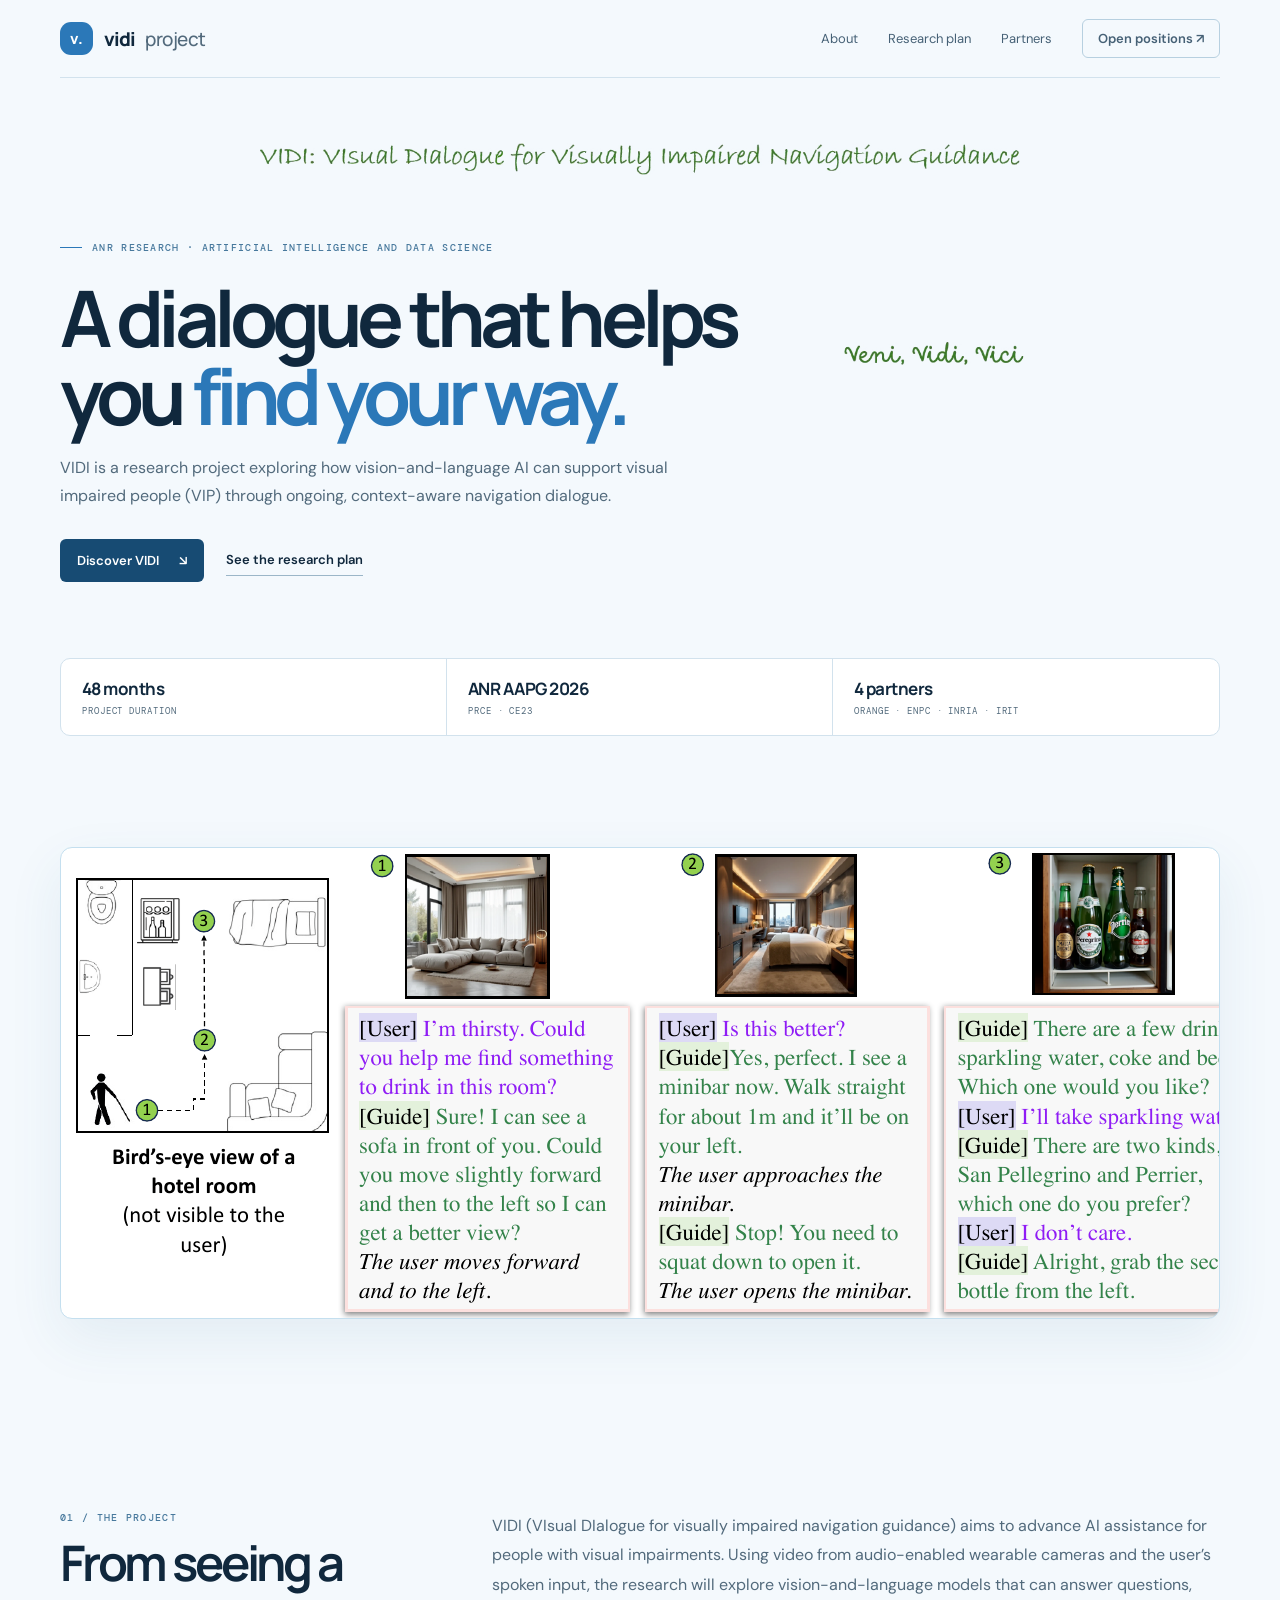
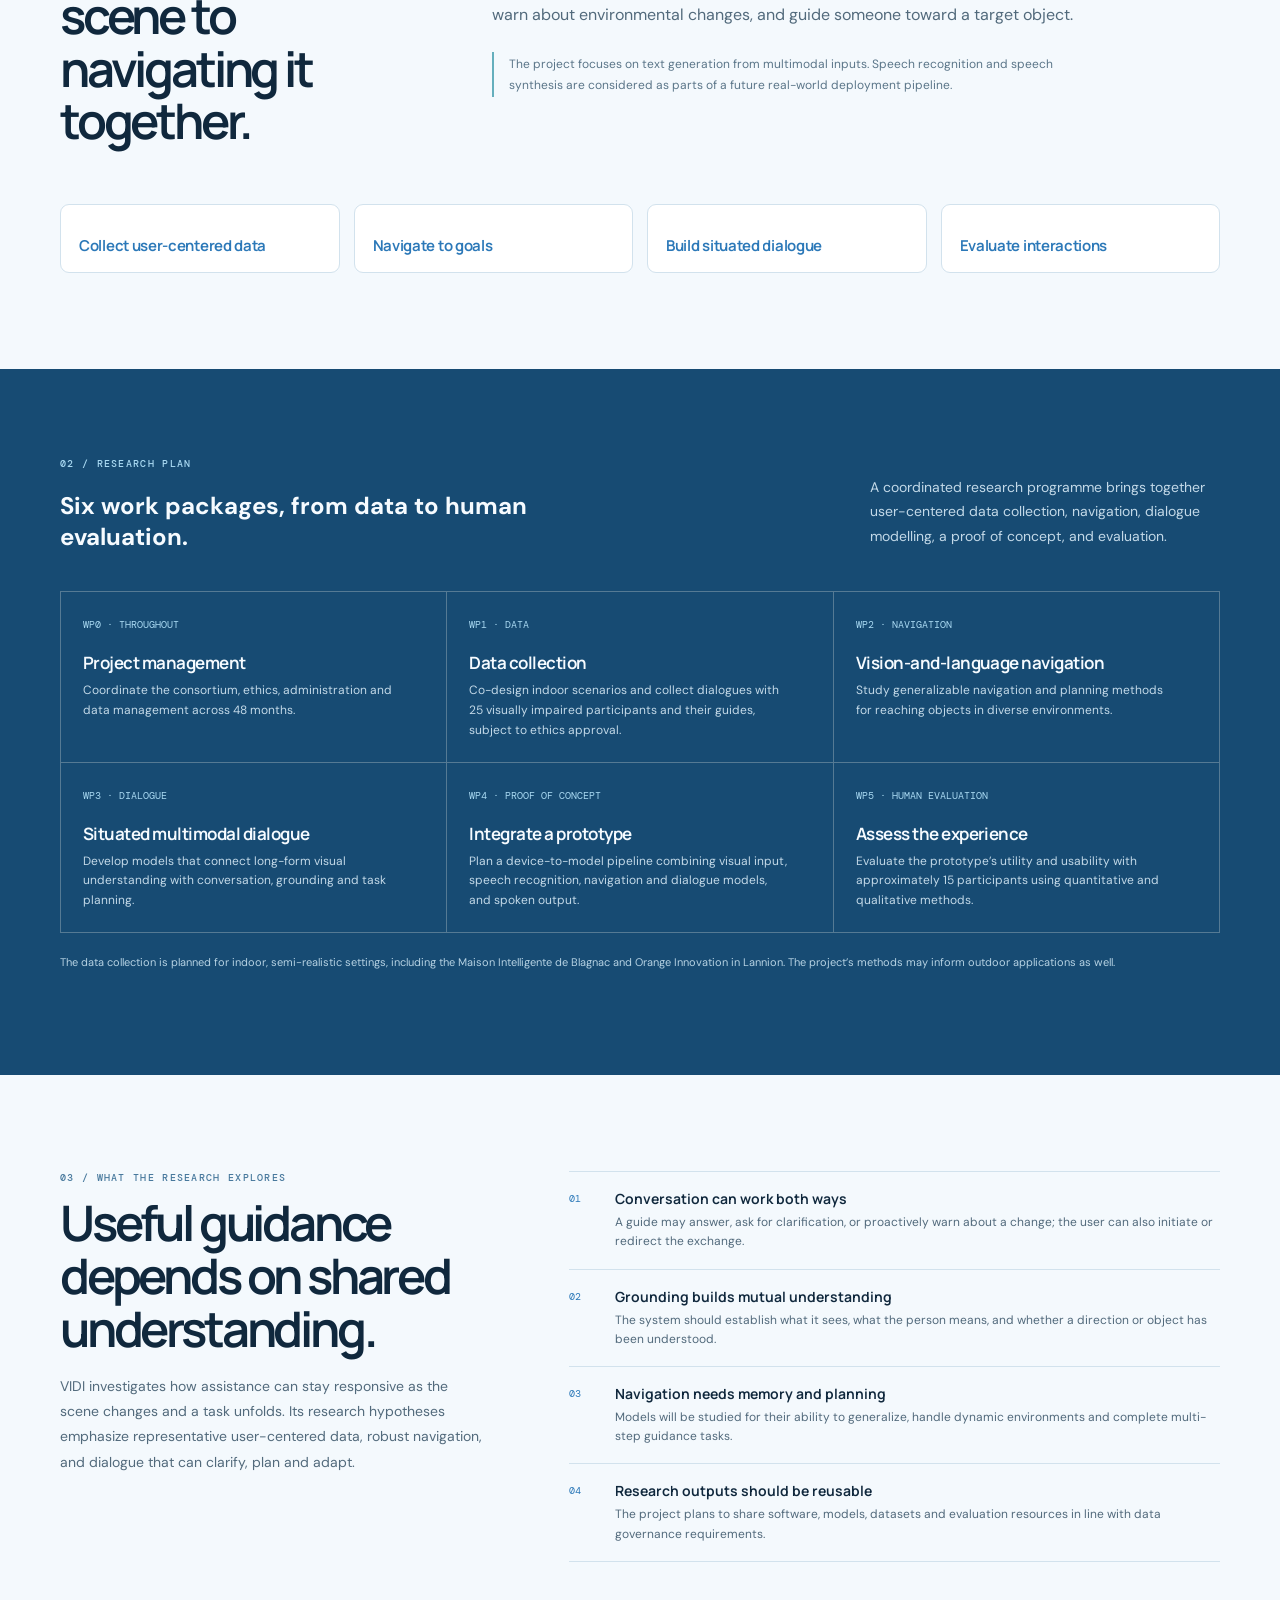
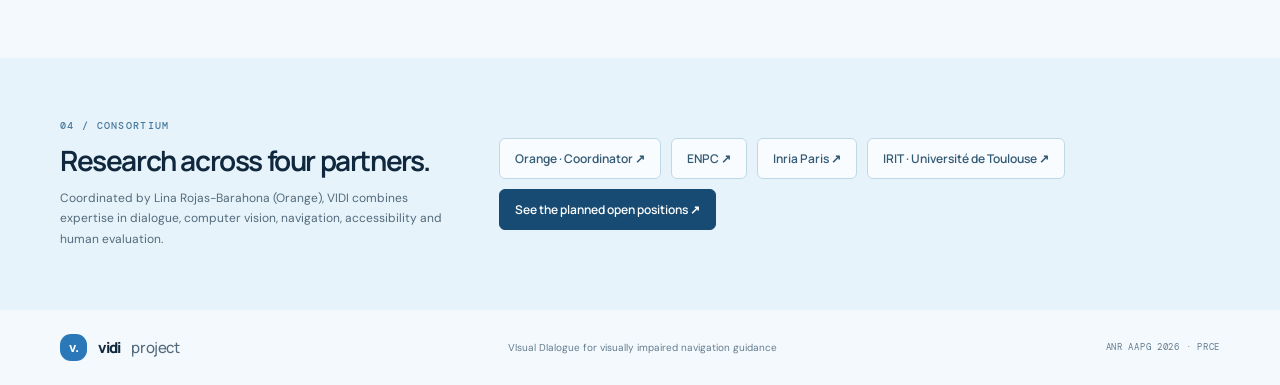
<file: index.html>
<!doctype html>
<html lang="en">
<head>
  <meta charset="utf-8">
  <meta name="viewport" content="width=device-width, initial-scale=1">
  <meta name="theme-color" content="#f4f9fd">
  <meta name="description" content="VIDI is a 48-month research project developing vision-and-language AI for more useful, conversational navigation assistance for people with visual impairments.">
  <title>VIDI — Visual Dialogue for Navigation Guidance</title>
  <style>
    @import url('https://fonts.googleapis.com/css2?family=DM+Mono:wght@400;500&family=DM+Sans:wght@400;500;600;700&family=Manrope:wght@400;500;600;700;800&display=swap');
    :root{--paper:#f4f9fd;--white:#fff;--ink:#10283d;--muted:#526a7c;--blue:#2b78b8;--blue-dark:#174b73;--sky:#d9efff;--pale:#eaf5fc;--line:#d2e2ed;--mint:#b9e6dd}
    *{box-sizing:border-box}html{scroll-behavior:smooth}body{margin:0;background:var(--paper);color:var(--ink);font-family:'DM Sans',sans-serif}a{color:inherit;text-decoration:none}.wrap{width:min(1160px,calc(100% - 48px));margin:auto}
    .nav{height:78px;display:flex;align-items:center;justify-content:space-between;border-bottom:1px solid var(--line)}.brand{display:flex;align-items:center;gap:11px;font:800 19px Manrope,sans-serif;letter-spacing:-.06em}.brandmark{width:33px;height:33px;border-radius:11px;background:var(--blue);display:grid;place-items:center;color:white;font-size:15px;letter-spacing:0}.brand span:last-child{font-weight:500;letter-spacing:-.03em;color:var(--muted)}.navlinks{display:flex;align-items:center;gap:30px;color:#466176;font-size:13px}.navlinks a:hover{color:var(--blue)}.nav-cta{padding:10px 15px;border:1px solid #b7d0e0;border-radius:6px;font-weight:600}
    .hero{display:grid;grid-template-columns:1fr;gap:34px;align-items:start;padding:65px 0 76px}.eyebrow,.label,.meta-label{font:500 10px 'DM Mono',monospace;text-transform:uppercase;letter-spacing:.13em;color:#48799d}.eyebrow{display:flex;align-items:center;gap:10px}.eyebrow:before{content:'';width:22px;height:1px;background:var(--blue)}.hero h1{font:700 clamp(48px,6.1vw,78px)/1 Manrope,sans-serif;letter-spacing:-.075em;margin:24px 0 20px;max-width:760px}.hero h1 em{font-style:normal;color:var(--blue)}.hero-copy{font-size:16px;line-height:1.75;color:var(--muted);max-width:650px;margin:0}.hero-actions{display:flex;align-items:center;gap:22px;margin-top:29px}.button{display:inline-flex;align-items:center;gap:20px;background:var(--blue-dark);color:white;padding:13px 17px;border-radius:6px;font-weight:600;font-size:13px;transition:background .2s}.button:hover{background:var(--blue)}.text-link{font-size:13px;font-weight:600;border-bottom:1px solid #9bb6c8;padding:7px 0}
    .visual{height:390px;background:linear-gradient(145deg,#e4f4ff,#cce9fb);border:1px solid #c4dfef;border-radius:18px;position:relative;overflow:hidden;display:grid;place-items:center}.visual:before,.visual:after{content:'';position:absolute;border:1px solid rgba(54,126,174,.15);border-radius:50%;width:400px;height:400px}.visual:after{width:290px;height:290px}.scene{position:relative;width:72%;height:65%;z-index:1;background:rgba(255,255,255,.72);border:1px solid #a9ccdf;border-radius:12px;box-shadow:0 25px 70px #235f8420;overflow:hidden}.scene:before{content:'';position:absolute;left:49%;top:0;height:100%;border-left:1px solid #c4dbe7}.scene:after{content:'';position:absolute;left:0;top:51%;width:100%;border-top:1px solid #c4dbe7}.room-label{position:absolute;left:15px;top:13px;font:9px 'DM Mono',monospace;text-transform:uppercase;letter-spacing:.12em;color:#66849a}.object{position:absolute;z-index:2;border-radius:9px;background:#b3dceb}.object.seat{left:12%;bottom:16%;width:31%;height:22%;background:#8ebbd0;border-radius:14px 14px 7px 7px}.object.table{right:13%;bottom:20%;width:23%;height:10%;border-radius:50%;background:#b8d8e5}.object.target{top:27%;right:23%;width:38px;height:38px;border-radius:50%;background:var(--mint);border:7px solid white;box-shadow:0 0 0 1px #59a99b}.route{position:absolute;z-index:3;left:37%;top:47%;width:30%;height:26%;border-left:2px dashed #348eae;border-top:2px dashed #348eae;border-radius:50% 0 0 0;transform:rotate(-15deg)}.bubble{position:absolute;z-index:4;background:white;padding:12px 15px;border-radius:8px;box-shadow:0 9px 24px #1b4f6a20;font-size:11px;line-height:1.5;color:#35566d}.bubble strong{display:block;font-size:12px;color:var(--ink);margin-top:3px}.bubble.a{left:4%;top:11%}.bubble.b{right:4%;bottom:10%}.bubble .meta-label{font-size:8px;color:#648ba4}.spark{position:absolute;z-index:4;color:var(--blue);font-size:20px}.spark.one{right:14%;top:13%}.spark.two{left:15%;bottom:16%;font-size:14px}.visual-caption{position:absolute;z-index:4;bottom:15px;left:0;right:0;text-align:center;color:#577991;font:9px 'DM Mono',monospace;letter-spacing:.08em;text-transform:uppercase}
    .facts{display:grid;grid-template-columns:repeat(3,1fr);background:#fff;border:1px solid var(--line);border-radius:10px;overflow:hidden;margin-bottom:15px}.fact{padding:18px 21px;border-right:1px solid var(--line)}.fact:last-child{border:0}.fact strong{display:block;font:700 17px Manrope,sans-serif;letter-spacing:-.03em}.fact span{display:block;color:var(--muted);font:9px 'DM Mono',monospace;text-transform:uppercase;letter-spacing:.1em;margin-top:5px}
    section{scroll-margin-top:30px}.section{padding:96px 0}.intro{display:grid;grid-template-columns:.65fr 1.35fr;gap:82px}.section h2{font:650 clamp(33px,4vw,49px)/1.08 Manrope,sans-serif;letter-spacing:-.065em;margin:13px 0 18px}.intro p{font-size:16px;line-height:1.85;color:var(--muted);margin:0;max-width:760px}.note{border-left:2px solid #65afbd;padding:2px 0 2px 15px;margin-top:23px;font-size:12px;line-height:1.7;color:#5b7689;max-width:600px}.objectives{display:grid;grid-template-columns:repeat(4,1fr);gap:14px;margin-top:38px}.objective{padding:16px 18px;background:#fff;border:1px solid var(--line);border-radius:9px;min-height:0}.objective .num{font:10px 'DM Mono',monospace;color:var(--blue)}.objective h3{font:650 15px Manrope,sans-serif;letter-spacing:-.02em;margin:14px 0 0}
    .plan{background:var(--blue-dark);color:#f6fbff;padding:88px 0 93px}.plan .label{color:#a9d9f2}.section-head{display:flex;justify-content:space-between;align-items:end;gap:35px;margin-bottom:39px}.plan h2{max-width:590px;margin-bottom:0}.plan .lead{max-width:350px;color:#c3d9e8;font-size:14px;line-height:1.75;margin:0 0 4px}.wp-grid{display:grid;grid-template-columns:repeat(3,1fr);border-top:1px solid #557a94;border-left:1px solid #557a94}.wp{padding:20px 22px 21px;border-right:1px solid #557a94;border-bottom:1px solid #557a94;min-height:158px}.wp .num{font:10px 'DM Mono',monospace;color:#a9d9f2}.wp h3{font:650 17px Manrope,sans-serif;letter-spacing:-.03em;margin:18px 0 7px}.wp p{font-size:12px;line-height:1.65;color:#c3d9e8;margin:0;max-width:320px}.project-note{margin-top:20px;color:#b6d2e3;font-size:11px;line-height:1.65}
    .principles{display:grid;grid-template-columns:.8fr 1.2fr;gap:75px}.principles-copy p{color:var(--muted);font-size:14px;line-height:1.8;max-width:430px}.research-list{border-top:1px solid var(--line)}.research-item{padding:17px 0;border-bottom:1px solid var(--line);display:grid;grid-template-columns:34px 1fr;gap:12px}.research-item .num{font:10px 'DM Mono',monospace;color:var(--blue);padding-top:3px}.research-item h3{margin:0 0 5px;font:650 14px Manrope,sans-serif}.research-item p{margin:0;color:var(--muted);font-size:12px;line-height:1.6}.partners{background:#e7f3fa;padding:61px 0}.partners-inner{display:grid;grid-template-columns:.7fr 1.3fr;gap:50px;align-items:center}.partners h2{font:650 28px Manrope,sans-serif;letter-spacing:-.05em;margin:9px 0}.partners p{color:var(--muted);font-size:12px;line-height:1.7;margin:0}.partner-names{display:flex;flex-wrap:wrap;gap:10px}.partner-names span,.partner-names a{padding:11px 15px;border:1px solid #bfd8e6;border-radius:6px;background:#f8fcff;font:600 12px Manrope,sans-serif;color:#345a74}.partner-names a:hover{border-color:#78aac8;color:var(--blue-dark)}.partner-names .partner-jobs{background:#174b73;color:white;border-color:#174b73}.partner-names .partner-jobs:hover{background:#2b78b8;color:white}.footer{padding:24px 0;display:flex;justify-content:space-between;align-items:center;gap:20px;color:#637c8e;font-size:10px}.footer .brand{font-size:15px;color:var(--ink)}.footer .brandmark{width:27px;height:27px;font-size:13px}.footer-note{font:9px 'DM Mono',monospace;letter-spacing:.08em;text-transform:uppercase}
    @media(max-width:850px){.hero{grid-template-columns:1fr;gap:40px;padding-top:54px}.visual{height:min(390px,65vw)}.intro{grid-template-columns:1fr;gap:18px}.objectives{grid-template-columns:repeat(2,1fr)}.section-head{display:block}.plan .lead{margin-top:18px}.wp-grid{grid-template-columns:repeat(2,1fr)}.principles{grid-template-columns:1fr;gap:30px}.partners-inner{grid-template-columns:1fr;gap:25px}.navlinks{gap:17px}.navlinks a:not(.nav-cta){display:none}}
    @media(max-width:560px){.wrap{width:calc(100% - 36px)}.nav{height:68px}.hero{padding:49px 0 55px}.hero h1{font-size:51px}.hero-actions{align-items:flex-start;flex-direction:column;gap:13px}.visual{height:290px}.scene{width:77%;height:61%}.bubble{padding:9px 10px;font-size:9px}.bubble strong{font-size:10px}.facts{grid-template-columns:repeat(2,1fr)}.fact:nth-child(2){border-right:0}.fact:nth-child(-n+2){border-bottom:1px solid var(--line)}.section{padding:70px 0}.objectives{grid-template-columns:1fr}.objective{min-height:0}.objective h3{margin-top:14px}.plan{padding:70px 0}.wp-grid{grid-template-columns:1fr}.wp{min-height:0;padding:18px}.wp h3{margin:13px 0 6px}.footer{align-items:flex-start;flex-direction:column}}
    .visual{height:auto;display:block;margin:0;overflow:hidden;background:#fff;border-radius:12px;box-shadow:0 20px 55px #235f8415}.visual:before,.visual:after{display:none}.figure-scroll{width:100%;overflow-x:auto;overscroll-behavior-x:contain;scrollbar-width:thin;scrollbar-color:#79aac8 #e7f3fa}.figure-scroll::-webkit-scrollbar{height:10px}.figure-scroll::-webkit-scrollbar-track{background:#e7f3fa}.figure-scroll::-webkit-scrollbar-thumb{background:#79aac8;border:2px solid #e7f3fa;border-radius:8px}.figure-scroll a{display:block;width:max-content}.pdf-figure{display:block;width:1228px;max-width:none;height:auto;mix-blend-mode:multiply}.hero-image-region{width:min(100%,760px);margin:0 auto 32px;overflow:hidden; mix-blend-mode:multiply}.hero-image-region img{display:block;width:100%;height:auto}
    .hero-title-row{display:flex;align-items:center;gap:24px}.hero-title-row h1{flex:1}.hero-title-image{width:180px;height:auto;max-height:180px;object-fit:contain;border-radius:12px;mix-blend-mode:multiply}
    @media(max-width:560px){.hero-title-row{align-items:flex-start;gap:12px}.hero-title-image{width:92px;height:92px}.hero-title-row h1{font-size:clamp(34px,10vw,51px)}}
    @media(prefers-reduced-motion:reduce){html{scroll-behavior:auto}*,*:before,*:after{transition:none!important}}
  </style>
</head>
<body>
  <header class="wrap nav">
    <a class="brand" href="#top" aria-label="VIDI home"><span class="brandmark">v.</span> vidi <span>project</span></a>
    <nav class="navlinks" aria-label="Main navigation"><a href="#project">About</a><a href="#research">Research plan</a><a href="#team">Partners</a><a href="open-positions.html" class="nav-cta">Open positions ↗</a></nav>
  </header>
  <main id="top">

    <section class="wrap hero" aria-labelledby="hero-title">
      <figure class="hero-image-region">
        <img src="assets/vidi.jpg" alt="VIDI project overview">
      </figure>
      <div>
        <div class="eyebrow">ANR research · Artificial intelligence and data science</div>
        <div class="hero-title-row">
          <h1 id="hero-title">A dialogue that helps you <em>find your way.</em></h1>
          <img class="hero-title-image" src="assets/venividivici.jpg" alt="Veni, vidi, vici">
        </div>
        <p class="hero-copy">VIDI is a research project exploring how vision-and-language AI can support visual impaired people (VIP) through ongoing, context-aware navigation dialogue.</p>
        
        <div class="hero-actions"><a class="button" href="#project">Discover VIDI <span>↘</span></a><a class="text-link" href="#research">See the research plan</a></div>
        

       
      </div>
    

      
    </section>

    <div class="wrap facts" aria-label="Project facts">
      <div class="fact"><strong>48 months</strong><span>Project duration</span></div>
      <div class="fact"><strong>ANR AAPG 2026</strong><span>PRCE · CE23</span></div>
      <div class="fact"><strong>4 partners</strong><span>Orange · ENPC · Inria · IRIT</span></div>
    </div>
    <section class="wrap section" id="scenario">
      <figure class="visual">
        <div class="figure-scroll" tabindex="0" role="region" aria-label="Scrollable project figure; use the horizontal scrollbar to view the full image">
          <a href="assets/vidi-scenario.png" target="_blank" rel="noopener" aria-label="Open the first project figure at full size">
            <img class="pdf-figure" src="assets/vidi-scenario.png" alt="The project proposal’s first figure: a hotel-room floor plan and three stages of dialogue as a visually impaired user asks for help finding a drink. The guide helps them locate and approach a minibar, then choose a drink.">
          </a>
        </div>
        
      </figure>
    </section>
    <section class="wrap section" id="project">
      <div class="intro">
        <div><div class="label">01 / The project</div><h2>From seeing a scene to navigating it together.</h2></div>
        <div><p>VIDI (VIsual DIalogue for visually impaired navigation guidance) aims to advance AI assistance for people with visual impairments. Using video from audio-enabled wearable cameras and the user’s spoken input, the research will explore vision-and-language models that can answer questions, warn about environmental changes, and guide someone toward a target object.</p><div class="note">The project focuses on text generation from multimodal inputs. Speech recognition and speech synthesis are considered as parts of a future real-world deployment pipeline.</div></div>
      </div>
      <div class="objectives" aria-label="Project objectives">
        <article class="objective"><span class="num"><h3>Collect user-centered data</h3></article>
        <article class="objective"><span class="num"><h3>Navigate to goals</h3></article>
        <article class="objective"><span class="num"><h3>Build situated dialogue</h3></article>
        <article class="objective"><span class="num"><h3>Evaluate interactions</h3></article>
      </div>
    </section>
    <section class="plan" id="research">
      <div class="wrap">
        <div class="section-head"><div><div class="label">02 / Research plan</div><h2>Six work packages, from data to human evaluation.</h2></div><p class="lead">A coordinated research programme brings together user-centered data collection, navigation, dialogue modelling, a proof of concept, and evaluation.</p></div>
        <div class="wp-grid">
          <article class="wp"><span class="num">WP0 · THROUGHOUT</span><h3>Project management</h3><p>Coordinate the consortium, ethics, administration and data management across 48 months.</p></article>
          <article class="wp"><span class="num">WP1 · DATA</span><h3>Data collection</h3><p>Co-design indoor scenarios and collect dialogues with 25 visually impaired participants and their guides, subject to ethics approval.</p></article>
          <article class="wp"><span class="num">WP2 · NAVIGATION</span><h3>Vision-and-language navigation</h3><p>Study generalizable navigation and planning methods for reaching objects in diverse environments.</p></article>
          <article class="wp"><span class="num">WP3 · DIALOGUE</span><h3>Situated multimodal dialogue</h3><p>Develop models that connect long-form visual understanding with conversation, grounding and task planning.</p></article>
          <article class="wp"><span class="num">WP4 · PROOF OF CONCEPT</span><h3>Integrate a prototype</h3><p>Plan a device-to-model pipeline combining visual input, speech recognition, navigation and dialogue models, and spoken output.</p></article>
          <article class="wp"><span class="num">WP5 · HUMAN EVALUATION</span><h3>Assess the experience</h3><p>Evaluate the prototype’s utility and usability with approximately 15 participants using quantitative and qualitative methods.</p></article>
        </div>
        <p class="project-note">The data collection is planned for indoor, semi-realistic settings, including the Maison Intelligente de Blagnac and Orange Innovation in Lannion. The project’s methods may inform outdoor applications as well.</p>
      </div>
    </section>
    <section class="wrap section" id="principles">
      <div class="principles">
        <div class="principles-copy"><div class="label">03 / What the research explores</div><h2>Useful guidance depends on shared understanding.</h2><p>VIDI investigates how assistance can stay responsive as the scene changes and a task unfolds. Its research hypotheses emphasize representative user-centered data, robust navigation, and dialogue that can clarify, plan and adapt.</p></div>
        <div class="research-list">
          <article class="research-item"><span class="num">01</span><div><h3>Conversation can work both ways</h3><p>A guide may answer, ask for clarification, or proactively warn about a change; the user can also initiate or redirect the exchange.</p></div></article>
          <article class="research-item"><span class="num">02</span><div><h3>Grounding builds mutual understanding</h3><p>The system should establish what it sees, what the person means, and whether a direction or object has been understood.</p></div></article>
          <article class="research-item"><span class="num">03</span><div><h3>Navigation needs memory and planning</h3><p>Models will be studied for their ability to generalize, handle dynamic environments and complete multi-step guidance tasks.</p></div></article>
          <article class="research-item"><span class="num">04</span><div><h3>Research outputs should be reusable</h3><p>The project plans to share software, models, datasets and evaluation resources in line with data governance requirements.</p></div></article>
        </div>
      </div>
    </section>
    <section class="partners" id="team">
      <div class="wrap partners-inner">
        <div><div class="label">04 / Consortium</div><h2>Research across four partners.</h2><p>Coordinated by Lina Rojas-Barahona (Orange), VIDI combines expertise in dialogue, computer vision, navigation, accessibility and human evaluation.</p></div>
        <div class="partner-names" aria-label="Project partners"><a href="orange.html">Orange · Coordinator ↗</a><a href="enpc.html">ENPC ↗</a><a href="inria.html">Inria Paris ↗</a><a href="irit.html">IRIT · Université de Toulouse ↗</a><a href="open-positions.html" class="partner-jobs">See the planned open positions ↗</a></div>
      </div>
    </section>
  </main>
  <footer class="wrap footer"><a class="brand" href="#top"><span class="brandmark">v.</span> vidi <span>project</span></a><span>VIsual DIalogue for visually impaired navigation guidance</span><span class="footer-note">ANR AAPG 2026 · PRCE</span></footer>
</body>
</html>
</file>
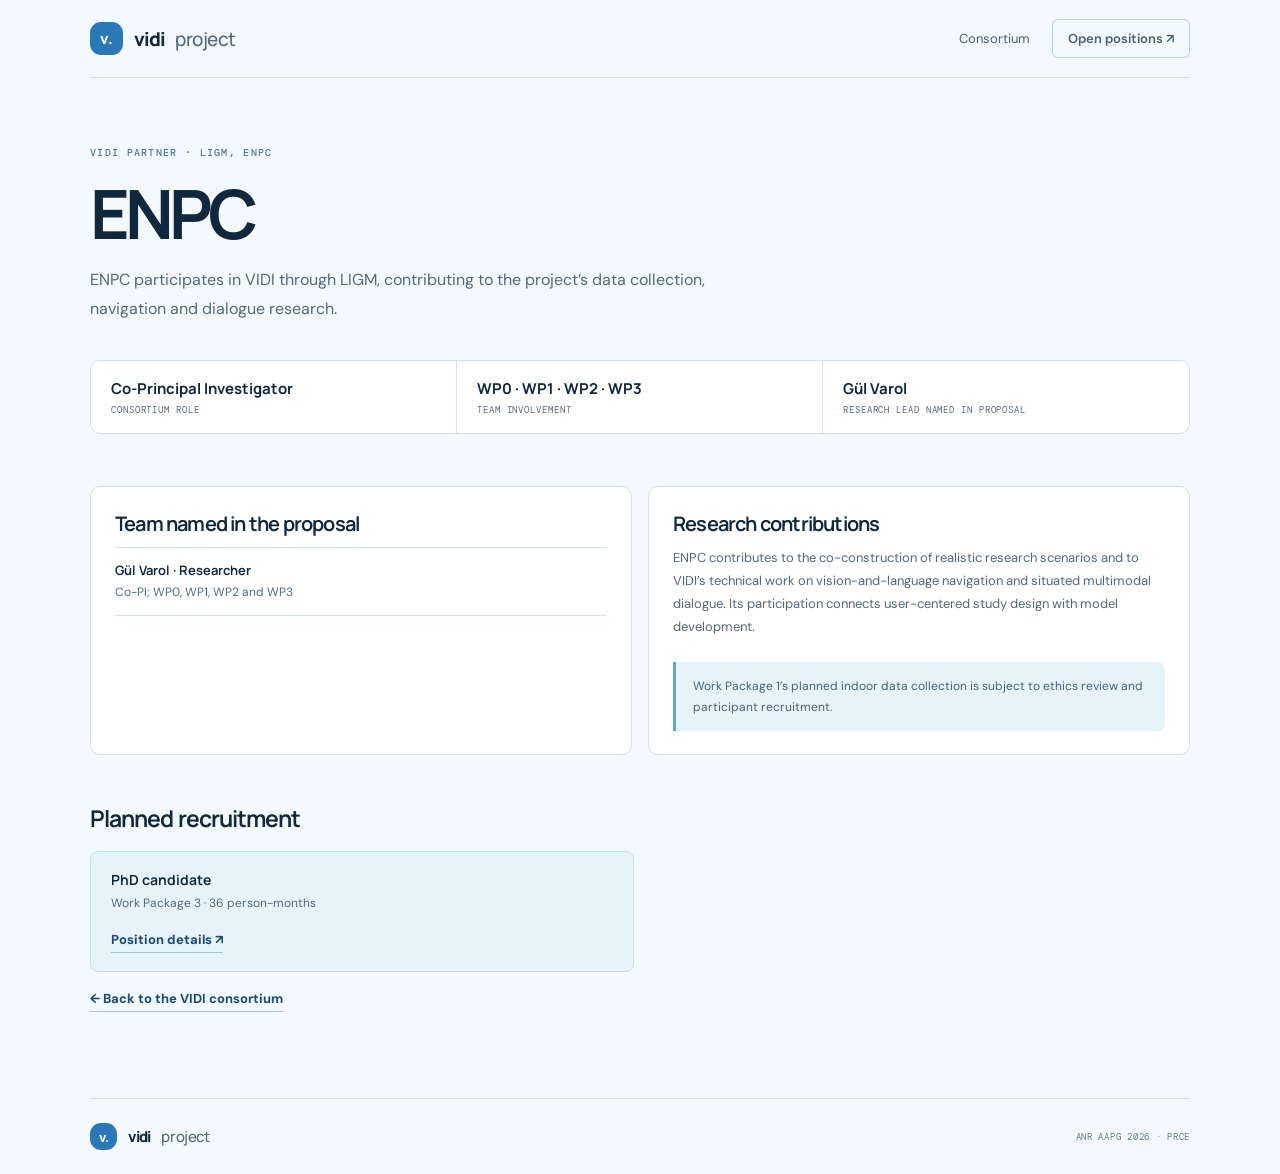
<file: enpc.html>
<!doctype html>
<html lang="en"><head><meta charset="utf-8"><meta name="viewport" content="width=device-width, initial-scale=1"><meta name="theme-color" content="#f4f9fd"><meta name="description" content="ENPC contributes computer vision and vision-and-language research to the VIDI project."><title>ENPC — VIDI Project</title><link rel="stylesheet" href="partner-pages.css"></head>
<body><header class="wrap nav"><a class="brand" href="index.html"><span class="brandmark">v.</span> vidi <span>project</span></a><nav class="navlinks" aria-label="Main navigation"><a href="index.html#team">Consortium</a><a class="nav-cta" href="open-positions.html">Open positions ↗</a></nav></header>
<main class="wrap main"><div class="hero"><div class="eyebrow">VIDI partner · LIGM, ENPC</div><h1>ENPC</h1><p>ENPC participates in VIDI through LIGM, contributing to the project’s data collection, navigation and dialogue research.</p></div>
<div class="facts"><div class="fact"><strong>Co-Principal Investigator</strong><span>Consortium role</span></div><div class="fact"><strong>WP0 · WP1 · WP2 · WP3</strong><span>Team involvement</span></div><div class="fact"><strong>Gül Varol</strong><span>Research lead named in proposal</span></div></div>
<div class="content-grid"><section class="card"><h2>Team named in the proposal</h2><ul class="list"><li><strong>Gül Varol · Researcher</strong><span>Co-PI; WP0, WP1, WP2 and WP3</span></li></ul></section><section class="card"><h2>Research contributions</h2><p>ENPC contributes to the co-construction of realistic research scenarios and to VIDI’s technical work on vision-and-language navigation and situated multimodal dialogue. Its participation connects user-centered study design with model development.</p><div class="notice">Work Package 1’s planned indoor data collection is subject to ethics review and participant recruitment.</div></section></div>
<h2 class="section-title">Planned recruitment</h2><div class="roles"><article class="role"><strong>PhD candidate</strong><span>Work Package 3 · 36 person-months</span><a class="inline-link" href="open-positions.html#enpc-phd">Position details ↗</a></article></div>
<a class="inline-link" href="index.html#team">← Back to the VIDI consortium</a></main><footer class="wrap footer"><a class="brand" href="index.html"><span class="brandmark">v.</span> vidi <span>project</span></a><span class="footer-note">ANR AAPG 2026 · PRCE</span></footer></body></html>
</file>
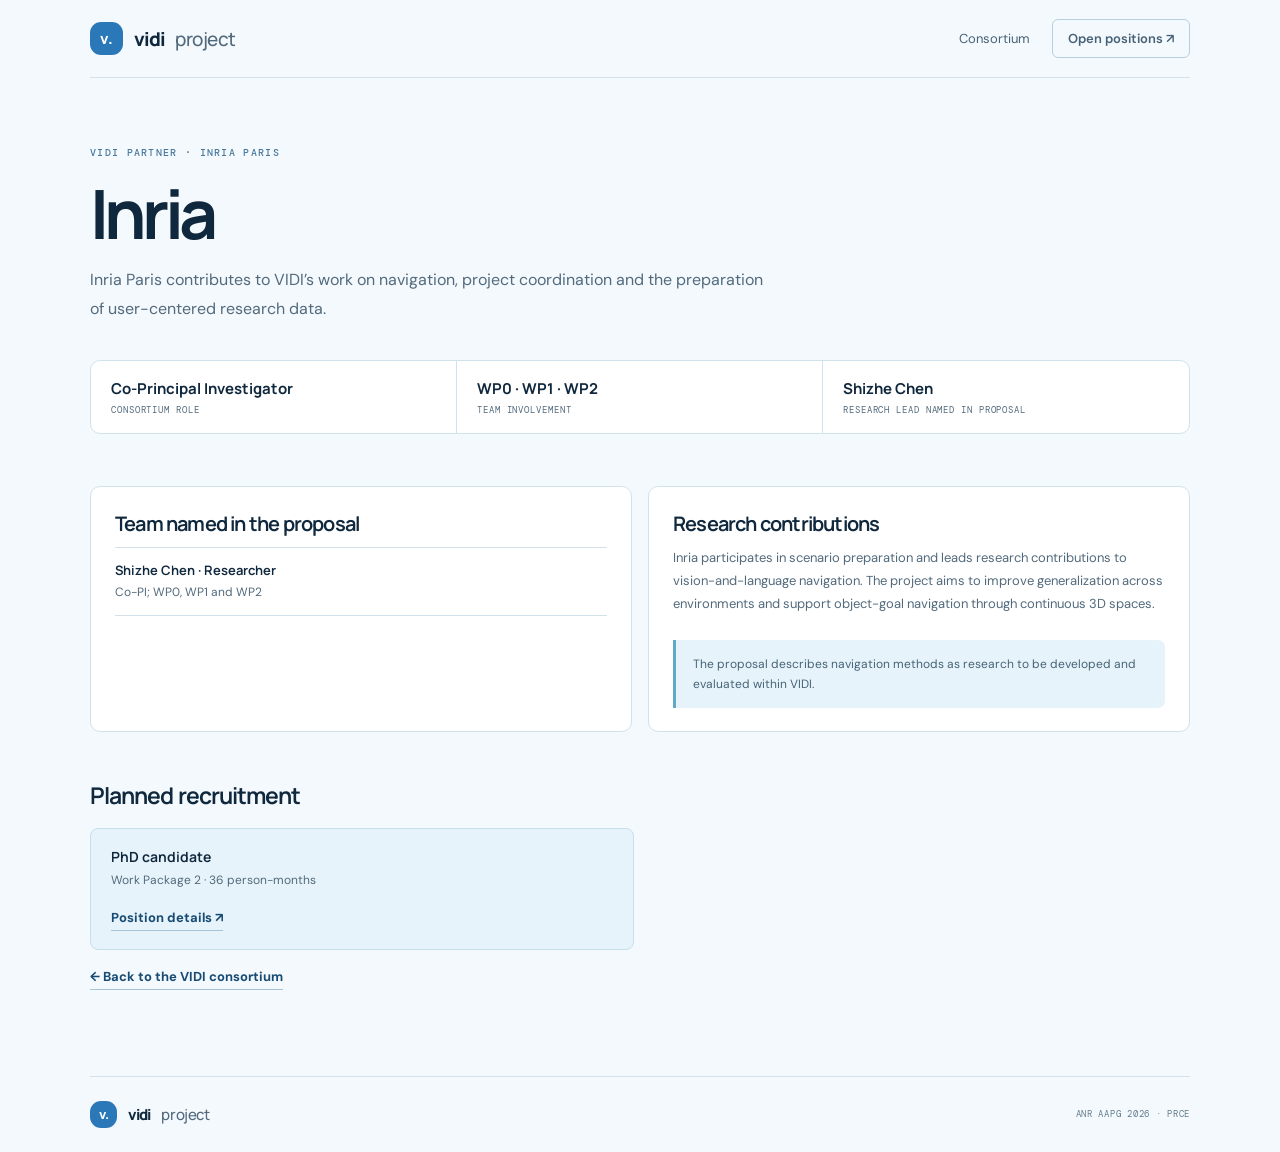
<file: inria.html>
<!doctype html>
<html lang="en"><head><meta charset="utf-8"><meta name="viewport" content="width=device-width, initial-scale=1"><meta name="theme-color" content="#f4f9fd"><meta name="description" content="Inria Paris contributes vision-and-language navigation research to the VIDI project."><title>Inria Paris — VIDI Project</title><link rel="stylesheet" href="partner-pages.css"></head>
<body><header class="wrap nav"><a class="brand" href="index.html"><span class="brandmark">v.</span> vidi <span>project</span></a><nav class="navlinks" aria-label="Main navigation"><a href="index.html#team">Consortium</a><a class="nav-cta" href="open-positions.html">Open positions ↗</a></nav></header>
<main class="wrap main"><div class="hero"><div class="eyebrow">VIDI partner · Inria Paris</div><h1>Inria</h1><p>Inria Paris contributes to VIDI’s work on navigation, project coordination and the preparation of user-centered research data.</p></div>
<div class="facts"><div class="fact"><strong>Co-Principal Investigator</strong><span>Consortium role</span></div><div class="fact"><strong>WP0 · WP1 · WP2</strong><span>Team involvement</span></div><div class="fact"><strong>Shizhe Chen</strong><span>Research lead named in proposal</span></div></div>
<div class="content-grid"><section class="card"><h2>Team named in the proposal</h2><ul class="list"><li><strong>Shizhe Chen · Researcher</strong><span>Co-PI; WP0, WP1 and WP2</span></li></ul></section><section class="card"><h2>Research contributions</h2><p>Inria participates in scenario preparation and leads research contributions to vision-and-language navigation. The project aims to improve generalization across environments and support object-goal navigation through continuous 3D spaces.</p><div class="notice">The proposal describes navigation methods as research to be developed and evaluated within VIDI.</div></section></div>
<h2 class="section-title">Planned recruitment</h2><div class="roles"><article class="role"><strong>PhD candidate</strong><span>Work Package 2 · 36 person-months</span><a class="inline-link" href="open-positions.html#inria-phd">Position details ↗</a></article></div>
<a class="inline-link" href="index.html#team">← Back to the VIDI consortium</a></main><footer class="wrap footer"><a class="brand" href="index.html"><span class="brandmark">v.</span> vidi <span>project</span></a><span class="footer-note">ANR AAPG 2026 · PRCE</span></footer></body></html>
</file>
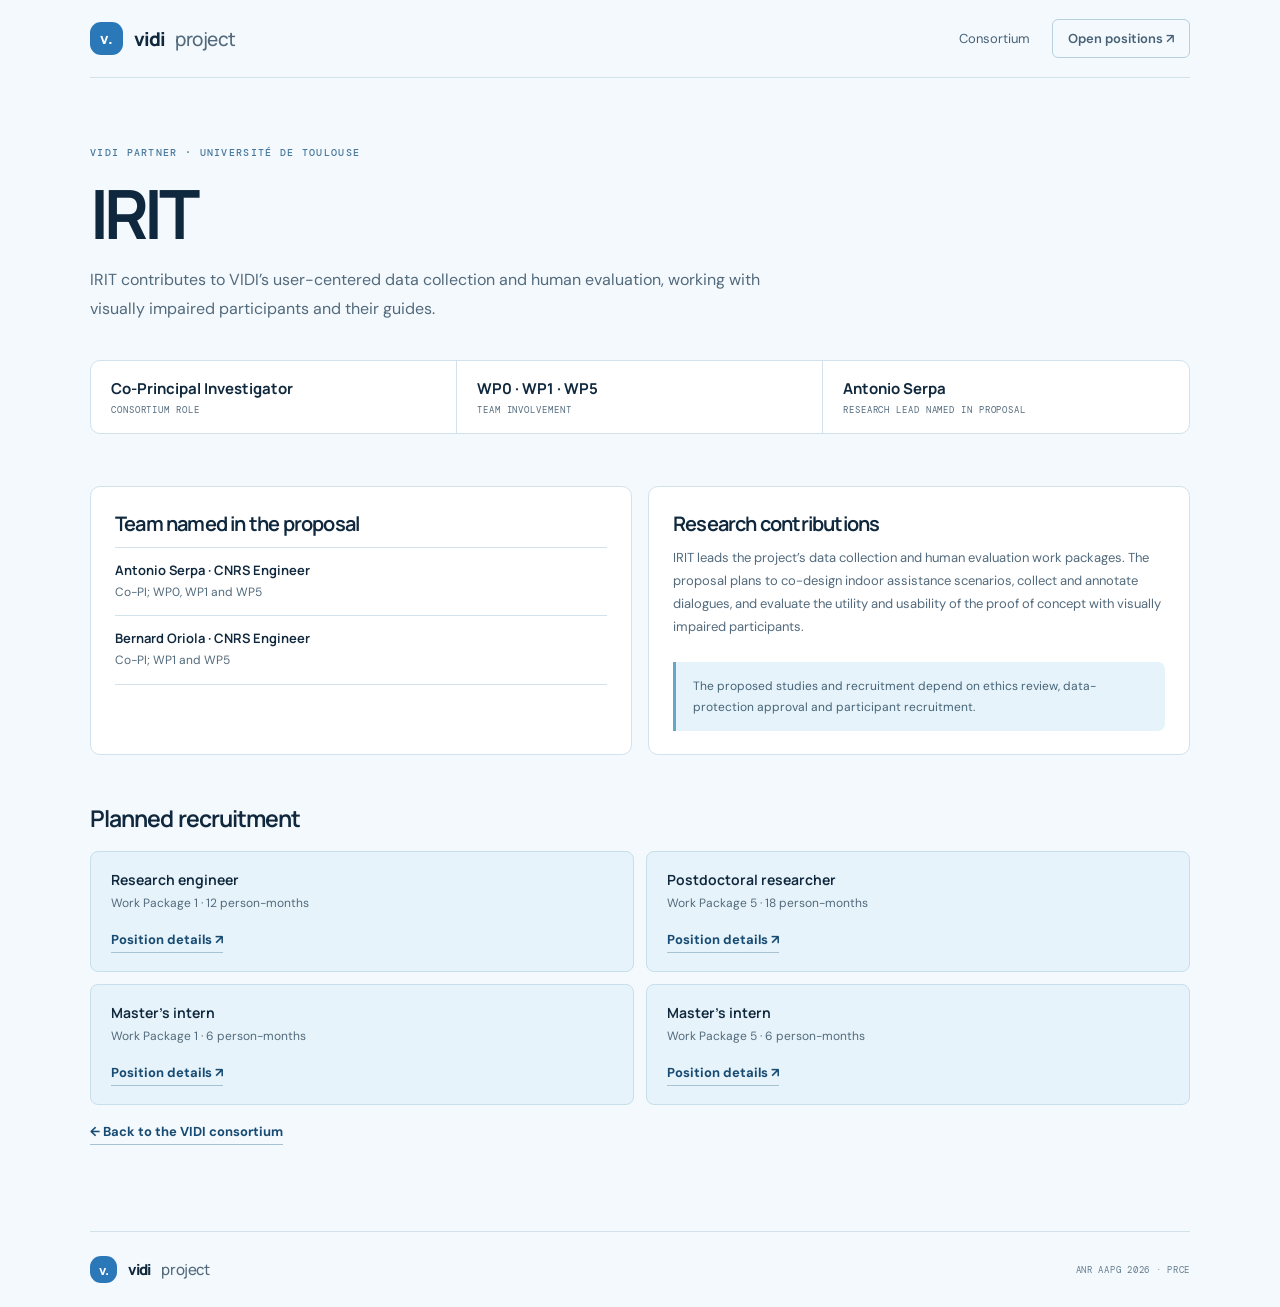
<file: irit.html>
<!doctype html>
<html lang="en"><head><meta charset="utf-8"><meta name="viewport" content="width=device-width, initial-scale=1"><meta name="theme-color" content="#f4f9fd"><meta name="description" content="IRIT contributes data collection and human evaluation to the VIDI research project."><title>IRIT — VIDI Project</title><link rel="stylesheet" href="partner-pages.css"></head>
<body><header class="wrap nav"><a class="brand" href="index.html"><span class="brandmark">v.</span> vidi <span>project</span></a><nav class="navlinks" aria-label="Main navigation"><a href="index.html#team">Consortium</a><a class="nav-cta" href="open-positions.html">Open positions ↗</a></nav></header>
<main class="wrap main"><div class="hero"><div class="eyebrow">VIDI partner · Université de Toulouse</div><h1>IRIT</h1><p>IRIT contributes to VIDI’s user-centered data collection and human evaluation, working with visually impaired participants and their guides.</p></div>
<div class="facts"><div class="fact"><strong>Co-Principal Investigator</strong><span>Consortium role</span></div><div class="fact"><strong>WP0 · WP1 · WP5</strong><span>Team involvement</span></div><div class="fact"><strong>Antonio Serpa</strong><span>Research lead named in proposal</span></div></div>
<div class="content-grid"><section class="card"><h2>Team named in the proposal</h2><ul class="list"><li><strong>Antonio Serpa · CNRS Engineer</strong><span>Co-PI; WP0, WP1 and WP5</span></li><li><strong>Bernard Oriola · CNRS Engineer</strong><span>Co-PI; WP1 and WP5</span></li></ul></section><section class="card"><h2>Research contributions</h2><p>IRIT leads the project’s data collection and human evaluation work packages. The proposal plans to co-design indoor assistance scenarios, collect and annotate dialogues, and evaluate the utility and usability of the proof of concept with visually impaired participants.</p><div class="notice">The proposed studies and recruitment depend on ethics review, data-protection approval and participant recruitment.</div></section></div>
<h2 class="section-title">Planned recruitment</h2><div class="roles"><article class="role"><strong>Research engineer</strong><span>Work Package 1 · 12 person-months</span><a class="inline-link" href="open-positions.html#irit-engineer">Position details ↗</a></article><article class="role"><strong>Postdoctoral researcher</strong><span>Work Package 5 · 18 person-months</span><a class="inline-link" href="open-positions.html#irit-postdoc">Position details ↗</a></article><article class="role"><strong>Master’s intern</strong><span>Work Package 1 · 6 person-months</span><a class="inline-link" href="open-positions.html#irit-intern-wp1">Position details ↗</a></article><article class="role"><strong>Master’s intern</strong><span>Work Package 5 · 6 person-months</span><a class="inline-link" href="open-positions.html#irit-intern-wp5">Position details ↗</a></article></div>
<a class="inline-link" href="index.html#team">← Back to the VIDI consortium</a></main><footer class="wrap footer"><a class="brand" href="index.html"><span class="brandmark">v.</span> vidi <span>project</span></a><span class="footer-note">ANR AAPG 2026 · PRCE</span></footer></body></html>
</file>
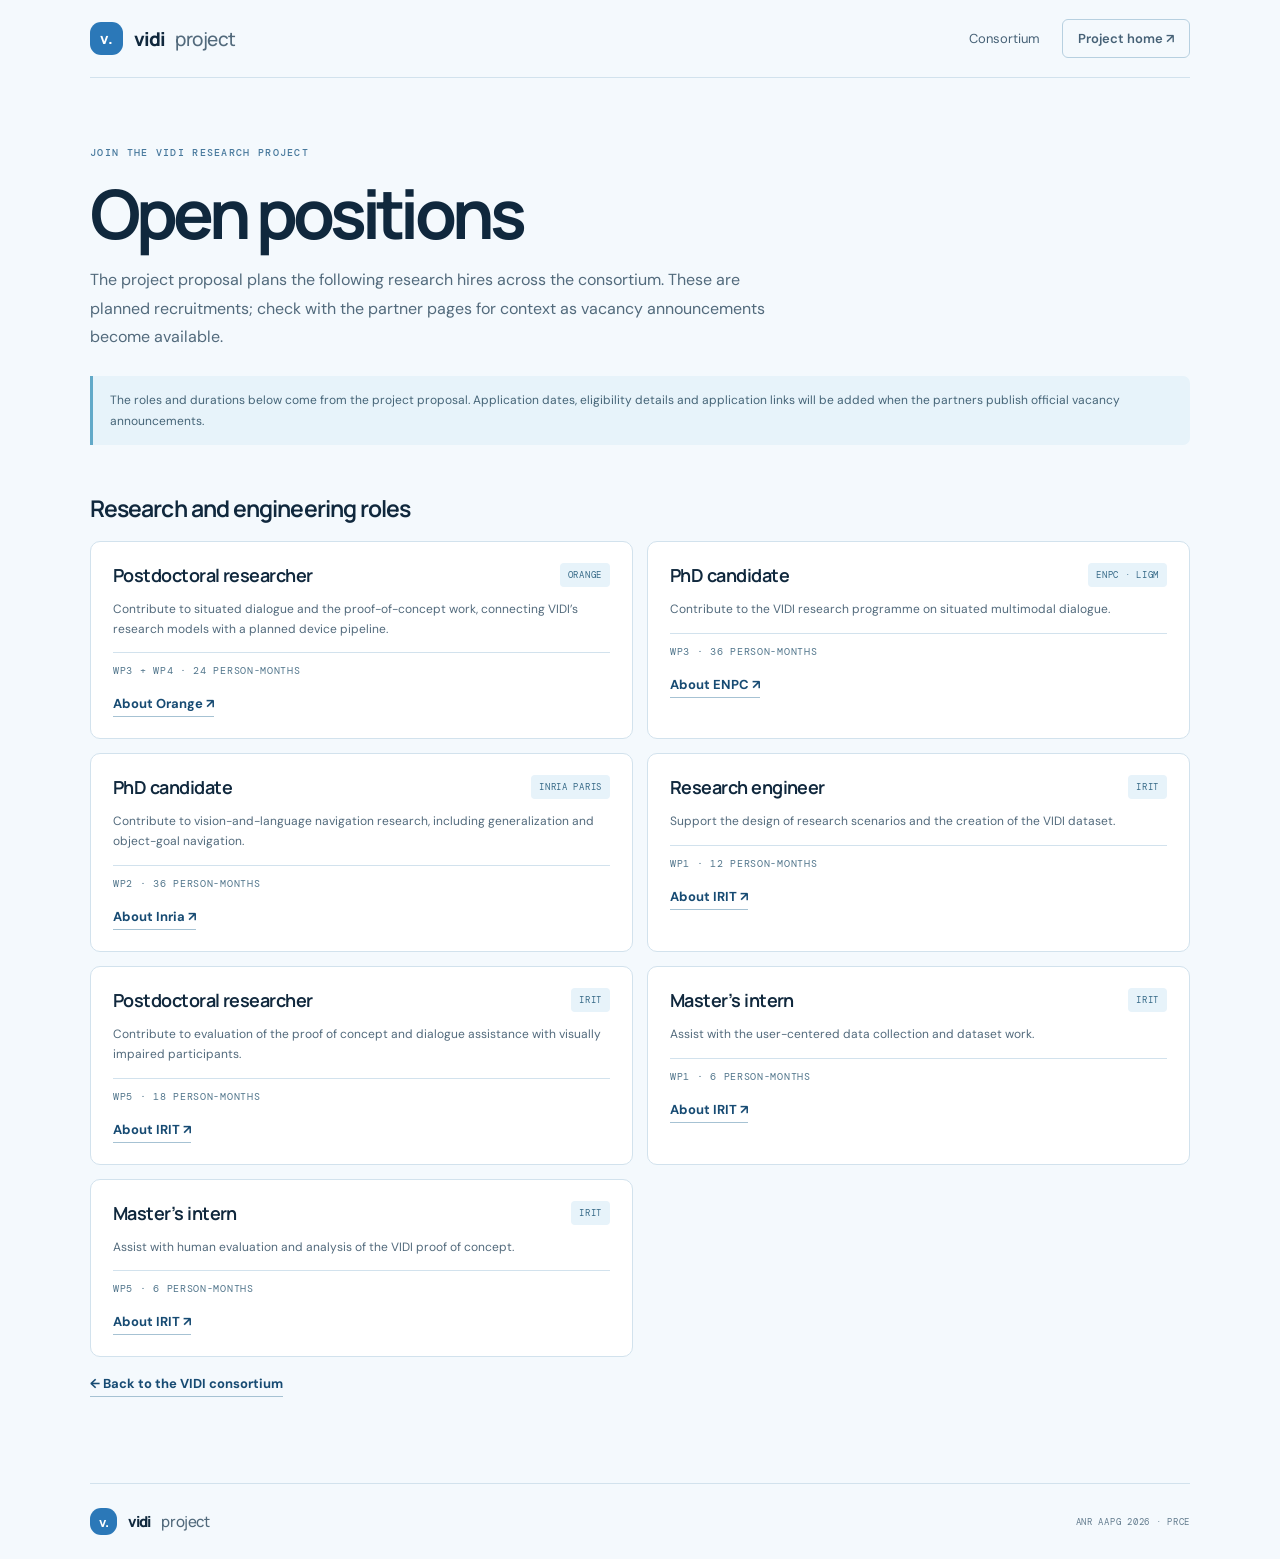
<file: open-positions.html>
<!doctype html>
<html lang="en"><head><meta charset="utf-8"><meta name="viewport" content="width=device-width, initial-scale=1"><meta name="theme-color" content="#f4f9fd"><meta name="description" content="Planned research recruitments in the VIDI project across Orange, ENPC, Inria Paris and IRIT."><title>Open Positions — VIDI Project</title><link rel="stylesheet" href="partner-pages.css"></head>
<body><header class="wrap nav"><a class="brand" href="index.html"><span class="brandmark">v.</span> vidi <span>project</span></a><nav class="navlinks" aria-label="Main navigation"><a href="index.html#team">Consortium</a><a class="nav-cta" href="index.html">Project home ↗</a></nav></header>
<main class="wrap main"><div class="hero"><div class="eyebrow">Join the VIDI research project</div><h1>Open positions</h1><p>The project proposal plans the following research hires across the consortium. These are planned recruitments; check with the partner pages for context as vacancy announcements become available.</p></div>
<div class="notice">The roles and durations below come from the project proposal. Application dates, eligibility details and application links will be added when the partners publish official vacancy announcements.</div>
<h2 class="section-title">Research and engineering roles</h2><div class="position-grid">
  <article class="position" id="orange-postdoc"><div class="position-top"><h2>Postdoctoral researcher</h2><span class="tag">Orange</span></div><p>Contribute to situated dialogue and the proof-of-concept work, connecting VIDI’s research models with a planned device pipeline.</p><div class="position-meta">WP3 + WP4 · 24 person-months</div><a class="inline-link" href="orange.html">About Orange ↗</a></article>
  <article class="position" id="enpc-phd"><div class="position-top"><h2>PhD candidate</h2><span class="tag">ENPC · LIGM</span></div><p>Contribute to the VIDI research programme on situated multimodal dialogue.</p><div class="position-meta">WP3 · 36 person-months</div><a class="inline-link" href="enpc.html">About ENPC ↗</a></article>
  <article class="position" id="inria-phd"><div class="position-top"><h2>PhD candidate</h2><span class="tag">Inria Paris</span></div><p>Contribute to vision-and-language navigation research, including generalization and object-goal navigation.</p><div class="position-meta">WP2 · 36 person-months</div><a class="inline-link" href="inria.html">About Inria ↗</a></article>
  <article class="position" id="irit-engineer"><div class="position-top"><h2>Research engineer</h2><span class="tag">IRIT</span></div><p>Support the design of research scenarios and the creation of the VIDI dataset.</p><div class="position-meta">WP1 · 12 person-months</div><a class="inline-link" href="irit.html">About IRIT ↗</a></article>
  <article class="position" id="irit-postdoc"><div class="position-top"><h2>Postdoctoral researcher</h2><span class="tag">IRIT</span></div><p>Contribute to evaluation of the proof of concept and dialogue assistance with visually impaired participants.</p><div class="position-meta">WP5 · 18 person-months</div><a class="inline-link" href="irit.html">About IRIT ↗</a></article>
  <article class="position" id="irit-intern-wp1"><div class="position-top"><h2>Master’s intern</h2><span class="tag">IRIT</span></div><p>Assist with the user-centered data collection and dataset work.</p><div class="position-meta">WP1 · 6 person-months</div><a class="inline-link" href="irit.html">About IRIT ↗</a></article>
  <article class="position" id="irit-intern-wp5"><div class="position-top"><h2>Master’s intern</h2><span class="tag">IRIT</span></div><p>Assist with human evaluation and analysis of the VIDI proof of concept.</p><div class="position-meta">WP5 · 6 person-months</div><a class="inline-link" href="irit.html">About IRIT ↗</a></article>
</div><a class="inline-link" href="index.html#team">← Back to the VIDI consortium</a></main><footer class="wrap footer"><a class="brand" href="index.html"><span class="brandmark">v.</span> vidi <span>project</span></a><span class="footer-note">ANR AAPG 2026 · PRCE</span></footer></body></html>
</file>
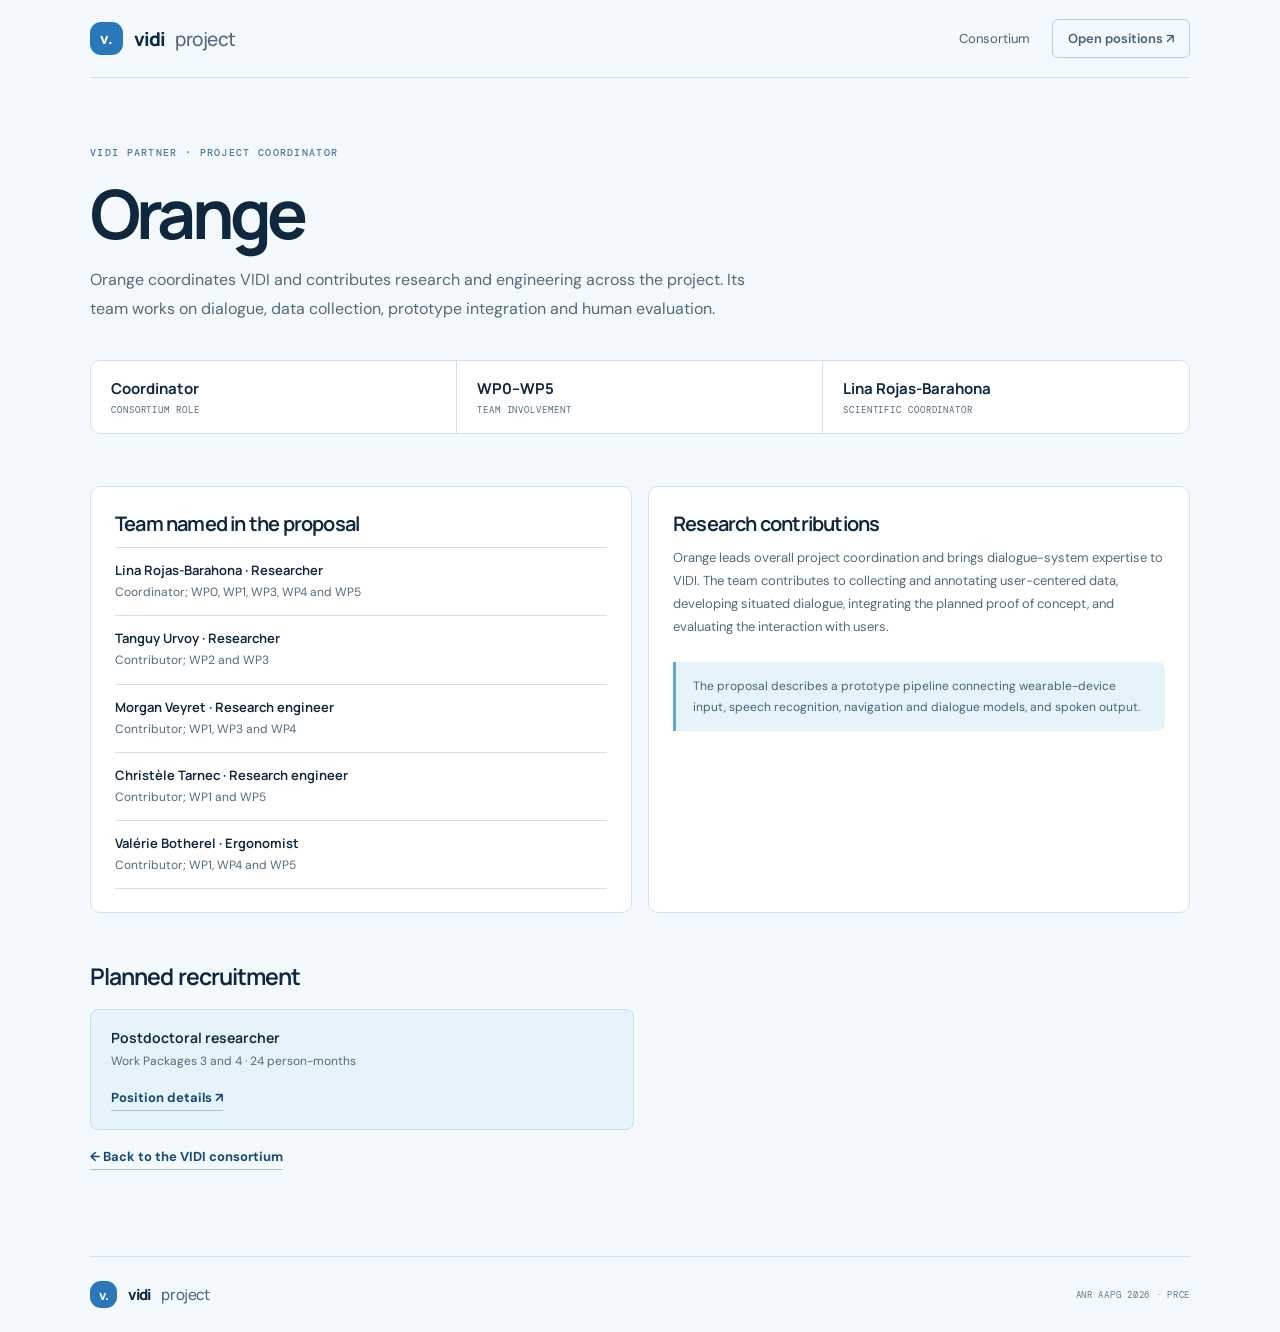
<file: orange.html>
<!doctype html>
<html lang="en"><head><meta charset="utf-8"><meta name="viewport" content="width=device-width, initial-scale=1"><meta name="theme-color" content="#f4f9fd"><meta name="description" content="Orange coordinates the VIDI research consortium and contributes to dialogue, data collection, prototype integration and evaluation."><title>Orange — VIDI Project</title><link rel="stylesheet" href="partner-pages.css"></head>
<body><header class="wrap nav"><a class="brand" href="index.html"><span class="brandmark">v.</span> vidi <span>project</span></a><nav class="navlinks" aria-label="Main navigation"><a href="index.html#team">Consortium</a><a class="nav-cta" href="open-positions.html">Open positions ↗</a></nav></header>
<main class="wrap main"><div class="hero"><div class="eyebrow">VIDI partner · Project coordinator</div><h1>Orange</h1><p>Orange coordinates VIDI and contributes research and engineering across the project. Its team works on dialogue, data collection, prototype integration and human evaluation.</p></div>
<div class="facts"><div class="fact"><strong>Coordinator</strong><span>Consortium role</span></div><div class="fact"><strong>WP0–WP5</strong><span>Team involvement</span></div><div class="fact"><strong>Lina Rojas-Barahona</strong><span>Scientific coordinator</span></div></div>
<div class="content-grid"><section class="card"><h2>Team named in the proposal</h2><ul class="list"><li><strong>Lina Rojas-Barahona · Researcher</strong><span>Coordinator; WP0, WP1, WP3, WP4 and WP5</span></li><li><strong>Tanguy Urvoy · Researcher</strong><span>Contributor; WP2 and WP3</span></li><li><strong>Morgan Veyret · Research engineer</strong><span>Contributor; WP1, WP3 and WP4</span></li><li><strong>Christèle Tarnec · Research engineer</strong><span>Contributor; WP1 and WP5</span></li><li><strong>Valérie Botherel · Ergonomist</strong><span>Contributor; WP1, WP4 and WP5</span></li></ul></section>
<section class="card"><h2>Research contributions</h2><p>Orange leads overall project coordination and brings dialogue-system expertise to VIDI. The team contributes to collecting and annotating user-centered data, developing situated dialogue, integrating the planned proof of concept, and evaluating the interaction with users.</p><div class="notice">The proposal describes a prototype pipeline connecting wearable-device input, speech recognition, navigation and dialogue models, and spoken output.</div></section></div>
<h2 class="section-title">Planned recruitment</h2><div class="roles"><article class="role"><strong>Postdoctoral researcher</strong><span>Work Packages 3 and 4 · 24 person-months</span><a class="inline-link" href="open-positions.html#orange-postdoc">Position details ↗</a></article></div>
<a class="inline-link" href="index.html#team">← Back to the VIDI consortium</a></main><footer class="wrap footer"><a class="brand" href="index.html"><span class="brandmark">v.</span> vidi <span>project</span></a><span class="footer-note">ANR AAPG 2026 · PRCE</span></footer></body></html>
</file>
<file: partner-pages.css>
@import url('https://fonts.googleapis.com/css2?family=DM+Mono:wght@400;500&family=DM+Sans:wght@400;500;600;700&family=Manrope:wght@400;500;600;700;800&display=swap');
:root{--paper:#f4f9fd;--white:#fff;--ink:#10283d;--muted:#526a7c;--blue:#2b78b8;--blue-dark:#174b73;--pale:#e7f3fa;--line:#d2e2ed}
*{box-sizing:border-box}html{scroll-behavior:smooth}body{margin:0;background:var(--paper);color:var(--ink);font-family:'DM Sans',sans-serif}a{color:inherit;text-decoration:none}.wrap{width:min(1100px,calc(100% - 48px));margin:auto}
.nav{height:78px;display:flex;align-items:center;justify-content:space-between;border-bottom:1px solid var(--line)}.brand{display:flex;align-items:center;gap:11px;font:800 19px Manrope,sans-serif;letter-spacing:-.06em}.brandmark{width:33px;height:33px;border-radius:11px;background:var(--blue);display:grid;place-items:center;color:#fff;font-size:15px;letter-spacing:0}.brand span:last-child{font-weight:500;letter-spacing:-.03em;color:var(--muted)}.navlinks{display:flex;align-items:center;gap:22px;color:#466176;font-size:13px}.navlinks a:hover,.inline-link:hover{color:var(--blue)}.nav-cta{padding:10px 15px;border:1px solid #b7d0e0;border-radius:6px;font-weight:600}
.main{padding:68px 0 86px}.eyebrow,.label{font:500 10px 'DM Mono',monospace;text-transform:uppercase;letter-spacing:.13em;color:#48799d}.hero{max-width:790px}.hero h1{font:700 clamp(42px,6vw,68px)/1.04 Manrope,sans-serif;letter-spacing:-.07em;margin:19px 0 17px}.hero p{max-width:680px;margin:0;color:var(--muted);font-size:16px;line-height:1.8}.facts{display:grid;grid-template-columns:repeat(3,1fr);margin:37px 0 52px;background:#fff;border:1px solid var(--line);border-radius:10px;overflow:hidden}.fact{padding:17px 20px;border-right:1px solid var(--line)}.fact:last-child{border:0}.fact strong{display:block;font:700 15px Manrope,sans-serif}.fact span{display:block;margin-top:5px;color:var(--muted);font:9px 'DM Mono',monospace;text-transform:uppercase;letter-spacing:.1em}
.content-grid{display:grid;grid-template-columns:1fr 1fr;gap:16px}.card{padding:23px 24px;background:#fff;border:1px solid var(--line);border-radius:10px}.card h2{margin:0 0 10px;font:650 20px Manrope,sans-serif;letter-spacing:-.04em}.card p{margin:0;color:var(--muted);font-size:13px;line-height:1.75}.list{list-style:none;padding:0;margin:0;border-top:1px solid var(--line)}.list li{padding:13px 0;border-bottom:1px solid var(--line);font-size:13px;line-height:1.55}.list strong{display:block;font:650 13px Manrope,sans-serif;margin-bottom:3px}.list span{color:var(--muted);font-size:12px}.section-title{margin:47px 0 17px;font:650 23px Manrope,sans-serif;letter-spacing:-.04em}.roles{display:grid;grid-template-columns:repeat(2,1fr);gap:12px}.role{padding:18px 20px;background:#e7f3fa;border:1px solid #c7dfea;border-radius:8px}.role strong{display:block;font:650 14px Manrope,sans-serif}.role span{display:block;margin-top:5px;font-size:12px;color:#526a7c;line-height:1.6}.inline-link{display:inline-flex;margin-top:18px;color:var(--blue-dark);font-size:13px;font-weight:700;border-bottom:1px solid #a6c2d3;padding-bottom:4px}.notice{margin-top:24px;padding:14px 17px;background:#e7f3fa;border-left:3px solid #62a9c8;border-radius:0 7px 7px 0;color:#456477;font-size:12px;line-height:1.7}.position-grid{display:grid;grid-template-columns:repeat(2,1fr);gap:14px}.position{padding:21px 22px;background:#fff;border:1px solid var(--line);border-radius:10px}.position-top{display:flex;justify-content:space-between;gap:12px;align-items:start}.position h2{font:650 18px Manrope,sans-serif;letter-spacing:-.03em;margin:0}.tag{font:9px 'DM Mono',monospace;text-transform:uppercase;letter-spacing:.08em;color:#376a88;background:#e7f3fa;padding:6px 8px;border-radius:4px;white-space:nowrap}.position p{font-size:12px;line-height:1.65;color:var(--muted);margin:13px 0 0}.position-meta{margin-top:13px;padding-top:11px;border-top:1px solid var(--line);font:10px 'DM Mono',monospace;text-transform:uppercase;letter-spacing:.07em;color:#52768c}.footer{display:flex;justify-content:space-between;align-items:center;gap:18px;padding:24px 0;border-top:1px solid var(--line);color:#637c8e;font-size:10px}.footer .brand{font-size:15px;color:var(--ink)}.footer .brandmark{width:27px;height:27px;font-size:13px}.footer-note{font:9px 'DM Mono',monospace;letter-spacing:.08em;text-transform:uppercase}
a:focus-visible{outline:3px solid #62a9c8;outline-offset:3px;border-radius:3px}
@media(max-width:700px){.nav{height:auto;min-height:68px;gap:16px}.navlinks{gap:10px}.navlinks a:not(.nav-cta){display:none}.main{padding:50px 0 65px}.content-grid,.position-grid{grid-template-columns:1fr}.facts{grid-template-columns:1fr}.fact{border-right:0;border-bottom:1px solid var(--line)}.fact:last-child{border-bottom:0}.roles{grid-template-columns:1fr}.footer{align-items:flex-start;flex-direction:column}}
@media(max-width:500px){.wrap{width:calc(100% - 36px)}.nav-cta{font-size:11px}.hero h1{font-size:45px}.card{padding:19px}.position-top{display:block}.tag{display:inline-block;margin-top:9px}}
@media(prefers-reduced-motion:reduce){html{scroll-behavior:auto}}
</file>
